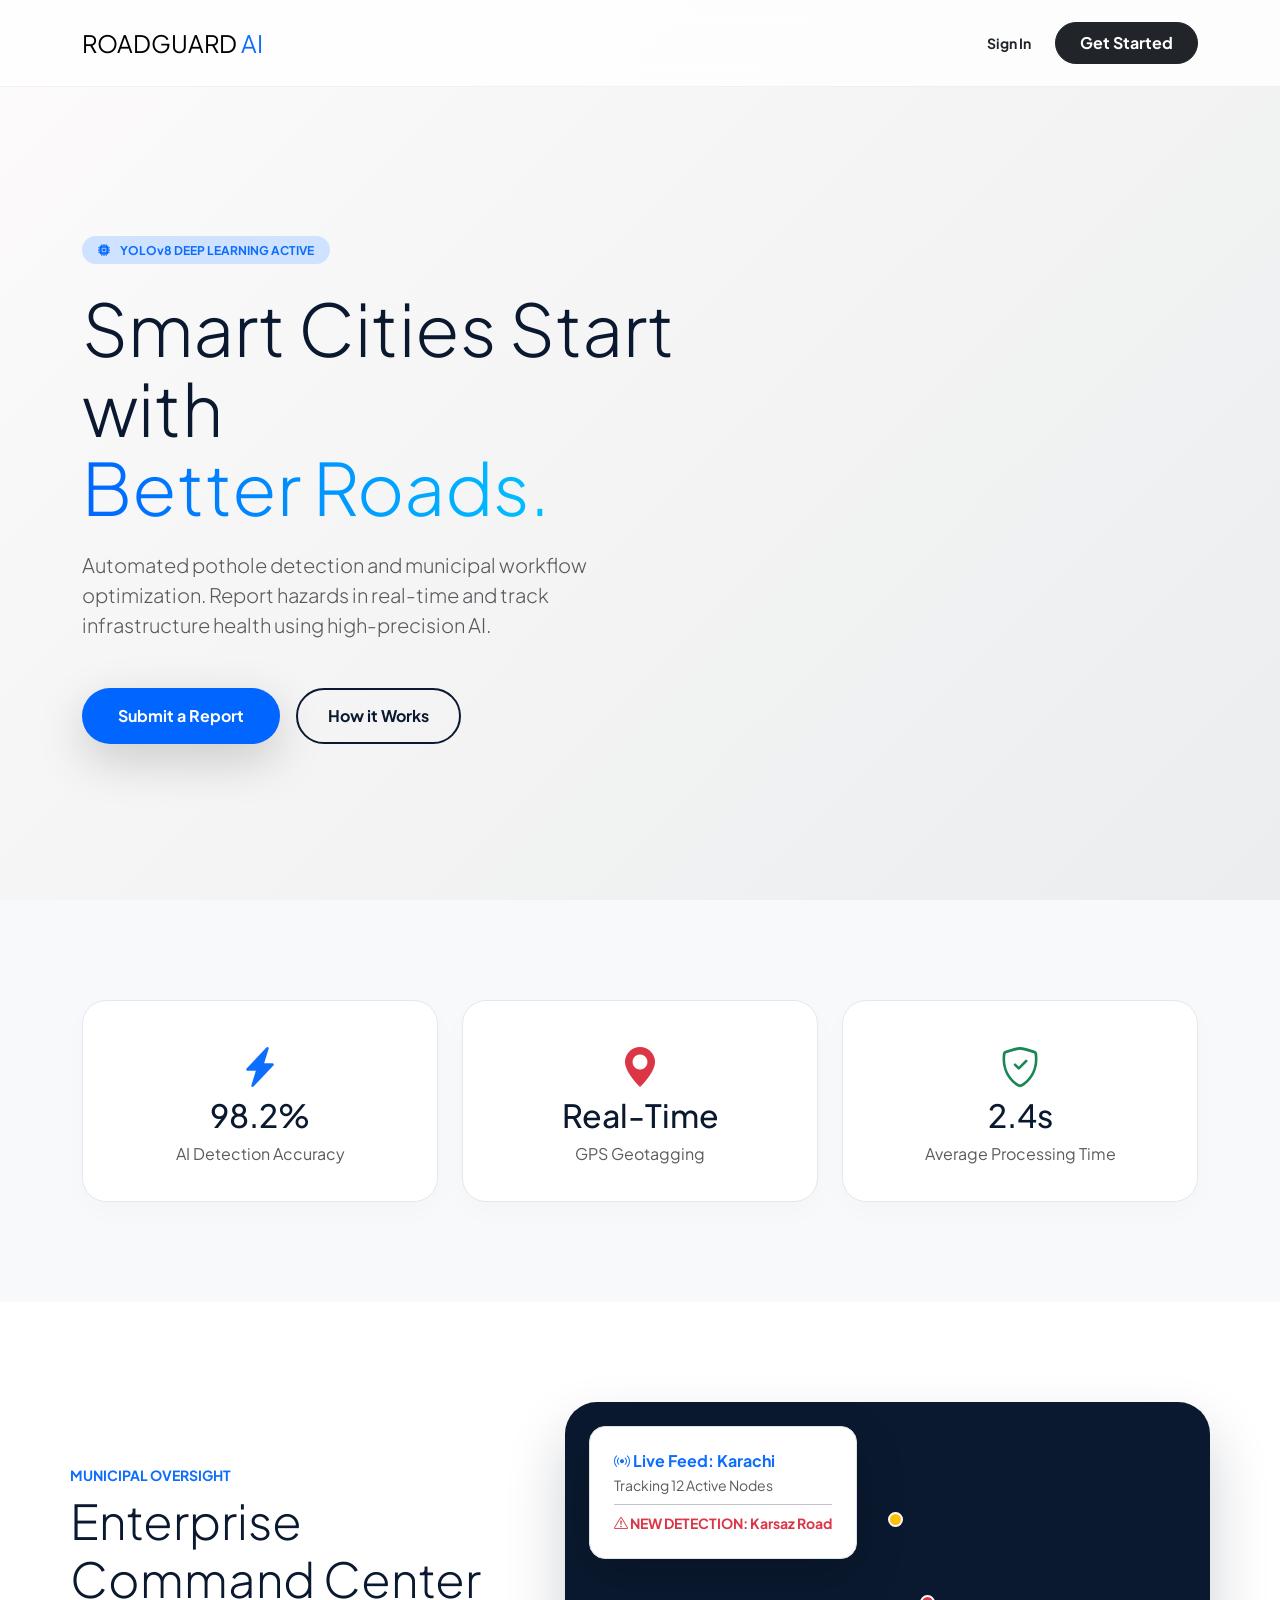
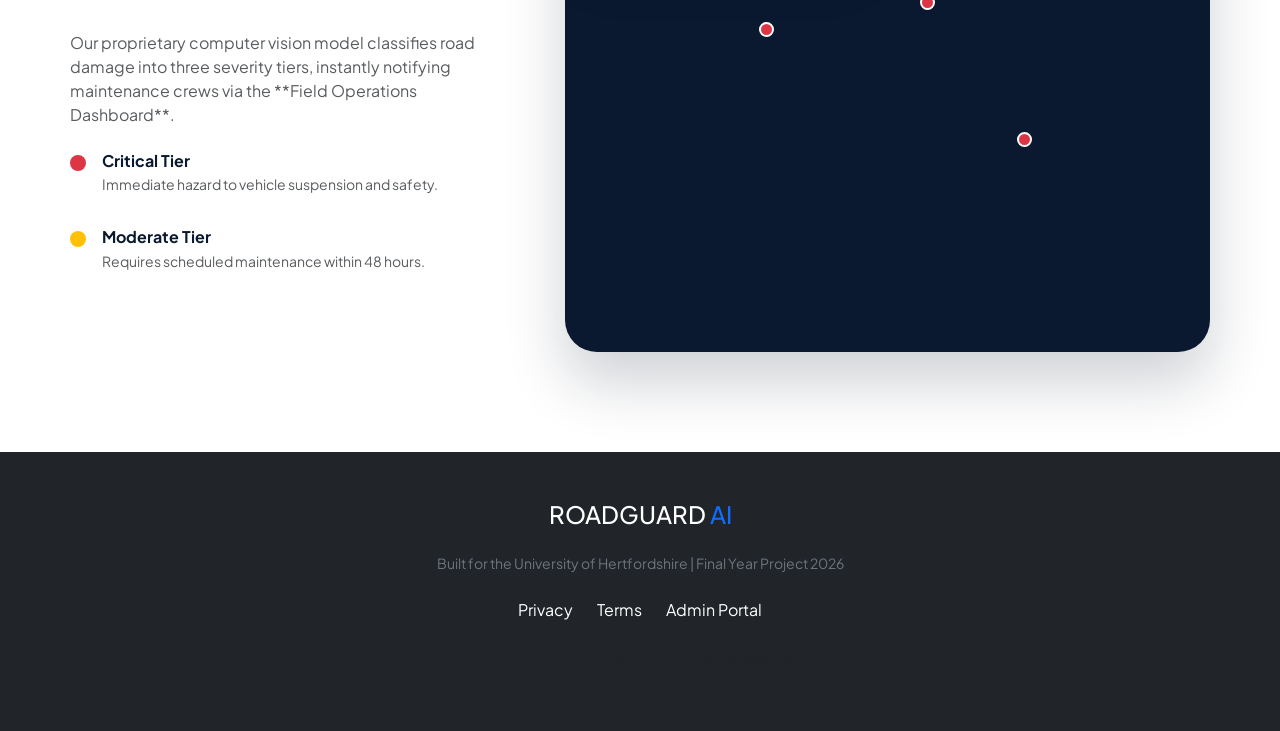
<file: index.html>
<!DOCTYPE html>
<html lang="en" style="scroll-behavior: smooth;">
<head>
    <meta charset="UTF-8">
    <meta name="viewport" content="width=device-width, initial-scale=1.0">
    <title>RoadGuard AI | Smart Pothole Detection & Analytics</title>
    <link href="https://cdn.jsdelivr.net/npm/bootstrap@5.3.0/dist/css/bootstrap.min.css" rel="stylesheet">
    <link href="https://fonts.googleapis.com/css2?family=Plus+Jakarta+Sans:wght@300;400;600;700;800&display=swap" rel="stylesheet">
    <link rel="stylesheet" href="https://cdn.jsdelivr.net/npm/bootstrap-icons@1.11.1/font/bootstrap-icons.css">

    <style>
        :root {
            --primary-blue: #0066FF;
            --dark-navy: #0A192F;
            --soft-bg: #F8FAFC;
            --danger-red: #EF4444;
            --warning-amber: #F59E0B;
        }

        body {
            font-family: 'Plus Jakarta Sans', sans-serif;
            color: var(--dark-navy);
            overflow-x: hidden;
            background-color: #fff;
        }

        /* --- MODERN NAVBAR --- */
        .navbar {
            backdrop-filter: blur(15px);
            background: rgba(255, 255, 255, 0.8);
            border-bottom: 1px solid rgba(0,0,0,0.05);
            padding: 20px 0;
            z-index: 1050;
        }

        /* --- HERO SECTION --- */
        .hero {
            position: relative;
            min-height: 100vh;
            display: flex;
            align-items: center;
            background: linear-gradient(135deg, #fdfbfb 0%, #ebedee 100%);
            padding-top: 80px;
        }

        .hero::before {
            content: "";
            position: absolute;
            top: 0; right: 0; width: 50%; height: 100%;
            background: url('https://images.unsplash.com/photo-1515162305285-0293e4767cc2?q=80&w=2071&auto=format&fit=crop') no-repeat center center/cover;
            clip-path: polygon(20% 0%, 100% 0%, 100% 100%, 0% 100%);
            opacity: 0.9;
        }

        .hero-content { position: relative; z-index: 2; max-width: 700px; }

        .text-gradient {
            background: linear-gradient(to right, #0066FF, #00C2FF);
            -webkit-background-clip: text;
            -webkit-text-fill-color: transparent;
        }

        /* --- STAT CARDS --- */
        .stat-card {
            background: white;
            padding: 35px;
            border-radius: 24px;
            border: 1px solid #E2E8F0;
            box-shadow: 0 10px 30px rgba(0,0,0,0.02);
            transition: 0.3s;
        }
        .stat-card:hover { transform: translateY(-10px); }

        /* --- LIVE MAP UI --- */
        .map-container {
            background: var(--dark-navy);
            border-radius: 32px;
            height: 550px;
            position: relative;
            overflow: hidden;
            box-shadow: 0 30px 60px rgba(10, 25, 47, 0.2);
        }

        .map-marker {
            width: 15px; height: 15px;
            border-radius: 50%;
            position: absolute;
            border: 2px solid white;
            animation: pulse-red 2s infinite;
        }

        @keyframes pulse-red {
            0% { box-shadow: 0 0 0 0 rgba(239, 68, 68, 0.7); }
            70% { box-shadow: 0 0 0 10px rgba(239, 68, 68, 0); }
            100% { box-shadow: 0 0 0 0 rgba(239, 68, 68, 0); }
        }

        /* --- BUTTONS --- */
        .btn-primary-ai {
            background: var(--primary-blue);
            color: white;
            padding: 16px 36px;
            border-radius: 100px;
            font-weight: 700;
            border: none;
            text-decoration: none;
            display: inline-block;
            transition: 0.3s;
        }
        .btn-primary-ai:hover { background: #0052cc; transform: scale(1.05); color: white; }

        .btn-outline-ai {
            border: 2px solid var(--dark-navy);
            color: var(--dark-navy);
            padding: 14px 30px;
            border-radius: 100px;
            font-weight: 700;
            text-decoration: none;
            transition: 0.3s;
        }
        .btn-outline-ai:hover { background: var(--dark-navy); color: white; }

        .section-padding { padding: 100px 0; }
    </style>
</head>
<body>

    <nav class="navbar navbar-expand-lg fixed-top px-4">
        <div class="container">
            <a class="navbar-brand fw-800 fs-4" href="/">ROADGUARD <span class="text-primary">AI</span></a>
            <div class="ms-auto d-flex align-items-center">
                <a href="/login" class="text-dark fw-bold me-4 text-decoration-none small">Sign In</a>
                <a href="/signup" class="btn btn-dark fw-bold px-4 py-2 rounded-pill small">Get Started</a>
            </div>
        </div>
    </nav>

    <header class="hero">
        <div class="container">
            <div class="hero-content">
                <span class="badge bg-primary-subtle text-primary px-3 py-2 rounded-pill fw-bold mb-4">
                    <i class="bi bi-cpu-fill me-2"></i> YOLOv8 DEEP LEARNING ACTIVE
                </span>
                <h1 class="display-2 fw-800 mb-4" style="line-height: 1.1;">Smart Cities Start with <br><span class="text-gradient">Better Roads.</span></h1>
                <p class="lead text-muted mb-5" style="max-width: 550px;">
                    Automated pothole detection and municipal workflow optimization. Report hazards in real-time and track infrastructure health using high-precision AI.
                </p>
                <div class="d-flex gap-3">
                    <a href="/signup" class="btn-primary-ai shadow-lg">Submit a Report</a>
                    <a href="#impact" class="btn-outline-ai">How it Works</a>
                </div>
            </div>
        </div>
    </header>

    <section id="impact" class="section-padding bg-light">
        <div class="container text-center">
            <div class="row g-4">
                <div class="col-md-4">
                    <div class="stat-card">
                        <i class="bi bi-lightning-charge-fill fs-1 text-primary mb-3"></i>
                        <h2 class="fw-800">98.2%</h2>
                        <p class="text-muted mb-0">AI Detection Accuracy</p>
                    </div>
                </div>
                <div class="col-md-4">
                    <div class="stat-card">
                        <i class="bi bi-geo-alt-fill fs-1 text-danger mb-3"></i>
                        <h2 class="fw-800">Real-Time</h2>
                        <p class="text-muted mb-0">GPS Geotagging</p>
                    </div>
                </div>
                <div class="col-md-4">
                    <div class="stat-card">
                        <i class="bi bi-shield-check fs-1 text-success mb-3"></i>
                        <h2 class="fw-800">2.4s</h2>
                        <p class="text-muted mb-0">Average Processing Time</p>
                    </div>
                </div>
            </div>
        </div>
    </section>

    <section class="section-padding container">
        <div class="row align-items-center g-5">
            <div class="col-lg-5">
                <h6 class="text-primary fw-bold text-uppercase small letter-spacing-1">Municipal Oversight</h6>
                <h2 class="fw-800 display-5 mb-4">Enterprise Command Center</h2>
                <p class="text-muted mb-4">Our proprietary computer vision model classifies road damage into three severity tiers, instantly notifying maintenance crews via the **Field Operations Dashboard**.</p>

                <div class="d-flex align-items-start mb-3">
                    <div class="bg-danger p-2 rounded-circle me-3 mt-1" style="width: 10px; height: 10px;"></div>
                    <div>
                        <h6 class="fw-bold mb-1">Critical Tier</h6>
                        <p class="small text-muted">Immediate hazard to vehicle suspension and safety.</p>
                    </div>
                </div>
                <div class="d-flex align-items-start">
                    <div class="bg-warning p-2 rounded-circle me-3 mt-1" style="width: 10px; height: 10px;"></div>
                    <div>
                        <h6 class="fw-bold mb-1">Moderate Tier</h6>
                        <p class="small text-muted">Requires scheduled maintenance within 48 hours.</p>
                    </div>
                </div>
            </div>

            <div class="col-lg-7">
                <div class="map-container">
                    <div class="p-4 m-4 bg-white rounded-4 shadow-lg border" style="position: absolute; top: 0; left: 0; max-width: 280px; z-index: 10;">
                        <h6 class="fw-bold text-primary mb-1"><i class="bi bi-broadcast"></i> Live Feed: Karachi</h6>
                        <p class="small text-muted mb-0">Tracking 12 Active Nodes</p>
                        <hr class="my-2">
                        <div class="small fw-bold text-danger animate-pulse"><i class="bi bi-exclamation-triangle"></i> NEW DETECTION: Karsaz Road</div>
                    </div>

                    <div class="map-marker bg-danger" style="top: 40%; left: 30%;"></div>
                    <div class="map-marker bg-danger" style="top: 60%; left: 70%;"></div>
                    <div class="map-marker bg-warning" style="top: 20%; left: 50%;"></div>
                    <div class="map-marker bg-danger" style="top: 35%; left: 55%;"></div>

                    <div style="width: 100%; height: 100%; background: url('https://images.unsplash.com/photo-1524661135-423995f22d0b?q=80&w=2074&auto=format&fit=crop'); background-size: cover; opacity: 0.4;"></div>
                </div>
            </div>
        </div>
    </section>

    <footer class="bg-dark text-white py-5">
        <div class="container text-center">
            <h4 class="fw-800 mb-4">ROADGUARD <span class="text-primary">AI</span></h4>
            <p class="text-secondary small mb-4">Built for the University of Hertfordshire | Final Year Project 2026</p>
            <div class="d-flex justify-content-center gap-4 mb-4">
                <a href="#" class="text-white text-decoration-none">Privacy</a>
                <a href="#" class="text-white text-decoration-none">Terms</a>
                <a href="/login" class="text-white text-decoration-none">Admin Portal</a>
            </div>
            <p class="text-muted small">© 2026 RoadGuard Detection. All Rights Reserved.</p>
        </div>
    </footer>

    <script src="https://cdn.jsdelivr.net/npm/bootstrap@5.3.0/dist/js/bootstrap.bundle.min.js"></script>
</body>
</html>
</file>
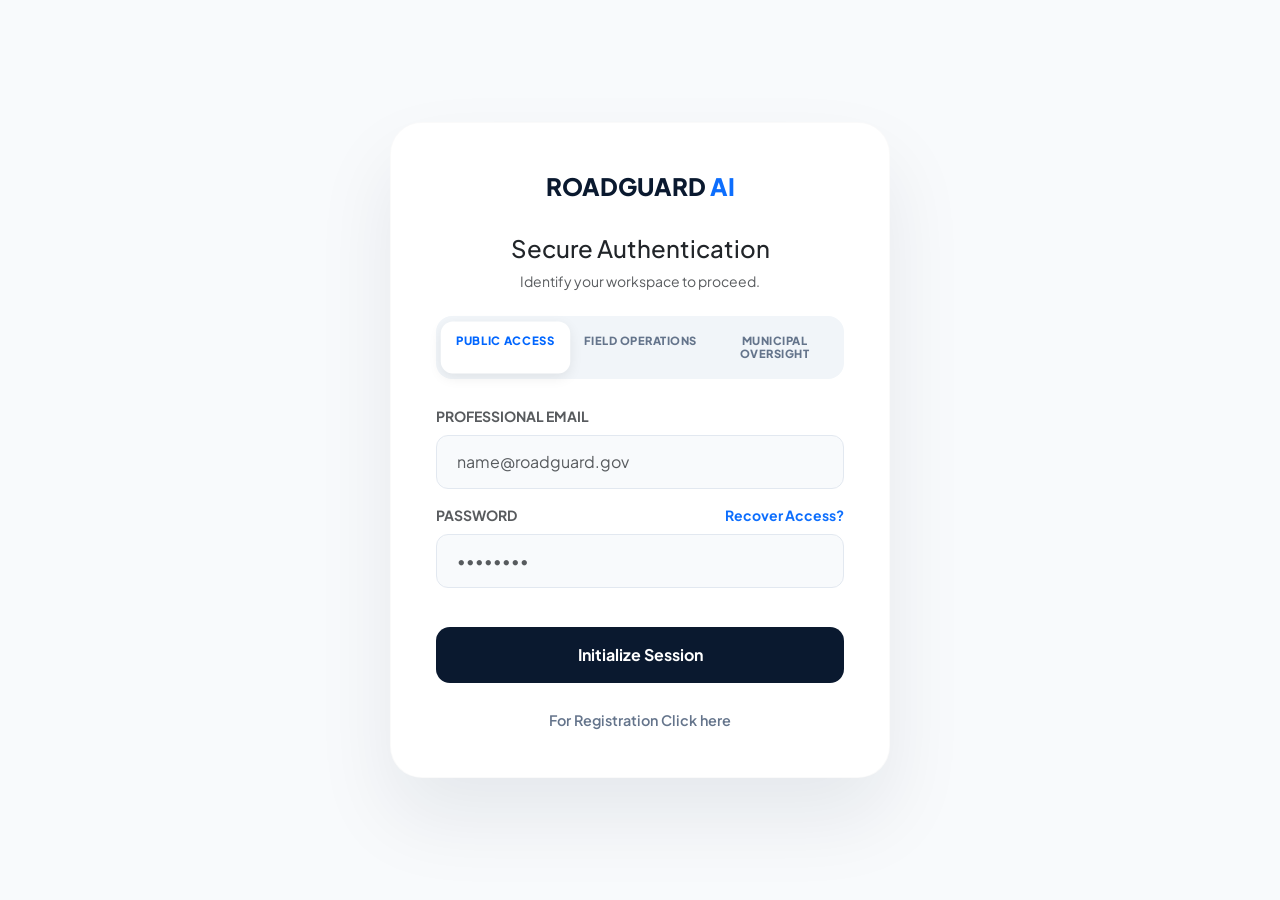
<file: login.html>
<!DOCTYPE html>
<html lang="en">
<head>
    <meta charset="UTF-8">
    <meta name="viewport" content="width=device-width, initial-scale=1.0">
    <title>Login | RoadGuard AI Portal</title>
    <link href="https://cdn.jsdelivr.net/npm/bootstrap@5.3.0/dist/css/bootstrap.min.css" rel="stylesheet">
    <link href="https://fonts.googleapis.com/css2?family=Plus+Jakarta+Sans:wght@400;600;700;800&display=swap" rel="stylesheet">
    <style>
        :root {
            --primary-blue: #0066FF;
            --dark-navy: #0A192F;
        }

        body {
            font-family: 'Plus Jakarta Sans', sans-serif;
            background-color: #F8FAFC;
            height: 100vh;
            display: flex;
            align-items: center;
            justify-content: center;
            margin: 0;
        }

        .login-card {
            background: white;
            padding: 45px;
            border-radius: 32px;
            box-shadow: 0 40px 80px rgba(10, 25, 47, 0.08);
            width: 100%;
            max-width: 500px;
            border: 1px solid rgba(0,0,0,0.02);
        }

        .brand-logo {
            font-weight: 800;
            font-size: 1.5rem;
            color: var(--dark-navy);
            text-decoration: none;
            display: block;
            margin-bottom: 30px;
            text-align: center;
        }

        /* Role Switcher Styling */
        .role-selector {
            display: flex;
            gap: 8px;
            margin-bottom: 25px;
            background: #F1F5F9;
            padding: 6px;
            border-radius: 16px;
        }

        .role-option {
            flex: 1;
            text-align: center;
            padding: 12px 5px;
            font-size: 0.7rem;
            font-weight: 800;
            cursor: pointer;
            border-radius: 12px;
            transition: all 0.3s cubic-bezier(0.4, 0, 0.2, 1);
            color: #64748B;
            text-transform: uppercase;
            letter-spacing: 0.5px;
            line-height: 1.2;
        }

        .role-option.active {
            background: white;
            color: var(--primary-blue);
            box-shadow: 0 4px 12px rgba(0, 0, 0, 0.08);
            transform: scale(1.02);
        }

        .form-control {
            padding: 14px 20px;
            border-radius: 12px;
            border: 1px solid #E2E8F0;
            background-color: #F8FAFC;
            transition: 0.2s;
        }

        .form-control:focus {
            box-shadow: 0 0 0 4px rgba(0, 102, 255, 0.1);
            border-color: var(--primary-blue);
        }

        .btn-login {
            background-color: var(--dark-navy);
            color: white;
            padding: 16px;
            border-radius: 14px;
            font-weight: 700;
            width: 100%;
            border: none;
            transition: 0.3s;
            margin-top: 15px;
        }

        .btn-login:hover {
            background-color: var(--primary-blue);
            transform: translateY(-2px);
            box-shadow: 0 12px 24px rgba(0, 102, 255, 0.2);
        }

        .back-link { text-align: center; margin-top: 25px; }
        .back-link a { color: #64748B; text-decoration: none; font-size: 0.9rem; font-weight: 600; }
    </style>
</head>
<body>

    <div class="login-card">
        <a href="index.html" class="brand-logo">ROADGUARD <span class="text-primary">AI</span></a>

        <h4 class="fw-800 mb-2 text-center">Secure Authentication</h4>
        <p class="text-muted small mb-4 text-center">Identify your workspace to proceed.</p>

        <div class="role-selector">
            <div class="role-option active" onclick="setRole(this, 'user')">
                Public Access
            </div>
            <div class="role-option" onclick="setRole(this, 'maintenance')">
                Field Operations
            </div>
            <div class="role-option" onclick="setRole(this, 'admin')">
                Municipal Oversight
            </div>
        </div>

        <form action="/login" method="POST">
            <input type="hidden" name="role" id="selectedRoleInput" value="user">

            <div class="mb-3">
                <label class="form-label small fw-bold text-uppercase opacity-75">Professional Email</label>
                <input type="email" name="email" class="form-control" placeholder="name@roadguard.gov" required>
            </div>

            <div class="mb-4">
                <div class="d-flex justify-content-between">
                    <label class="form-label small fw-bold text-uppercase opacity-75">Password</label>
                    <a href="#" class="small text-primary text-decoration-none fw-bold">Recover Access?</a>
                </div>
                <input type="password" name="password" class="form-control" placeholder="••••••••" required>
            </div>

            <button type="submit" class="btn-login">Initialize Session</button>
        </form>

        <div class="back-link">
            <a href="Sign up "> For Registration Click here</a>
        </div>
    </div>

    <script>
        function setRole(element, roleSlug) {
            // UI Toggle logic
            document.querySelectorAll('.role-option').forEach(opt => opt.classList.remove('active'));
            element.classList.add('active');

            // Set value for Flask request.form['role']
            document.getElementById('selectedRoleInput').value = roleSlug;
        }
    </script>
</body>
</html>
</file>
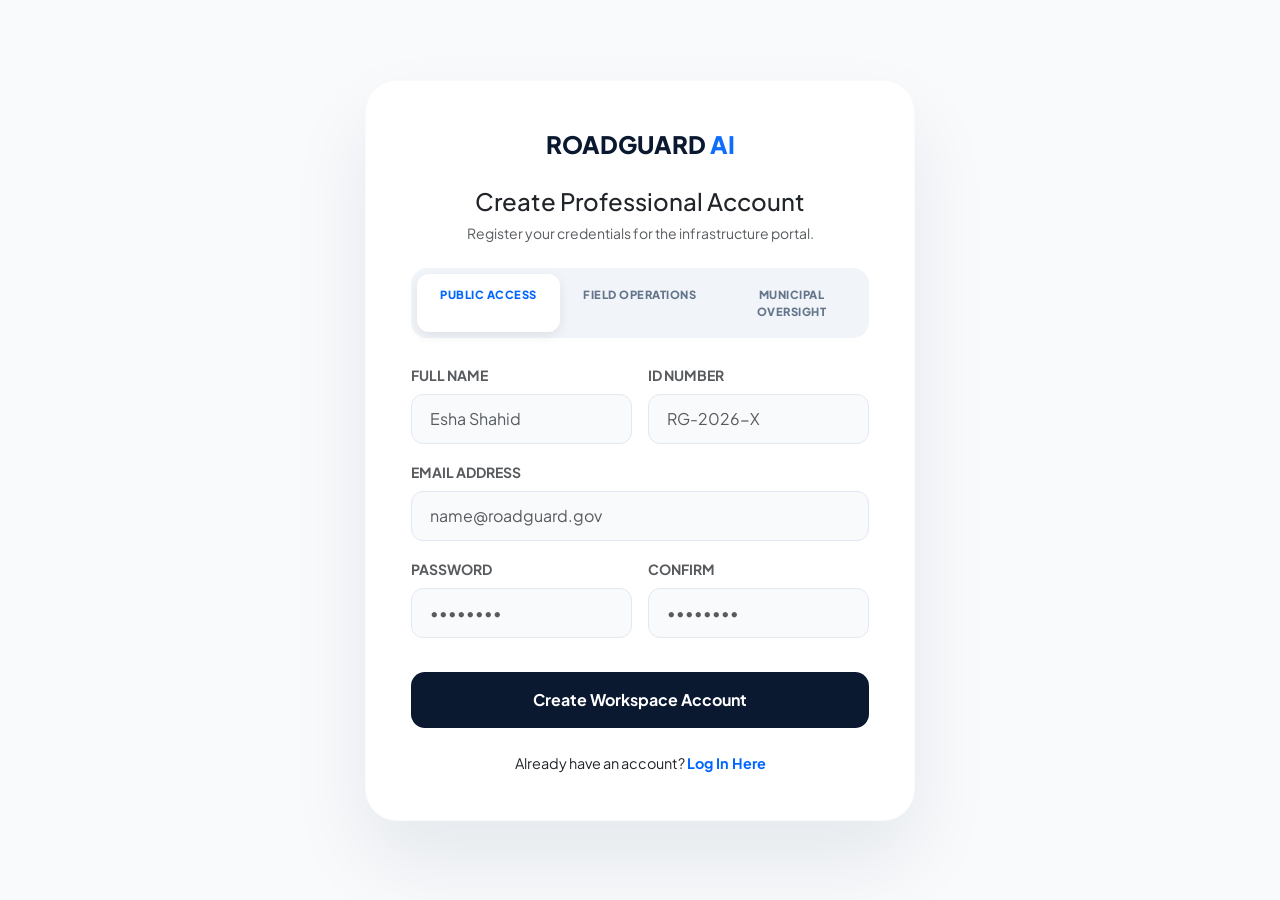
<file: signup.html>
<!DOCTYPE html>
<html lang="en">
<head>
    <meta charset="UTF-8">
    <meta name="viewport" content="width=device-width, initial-scale=1.0">
    <title>Register | RoadGuard AI</title>
    <link href="https://cdn.jsdelivr.net/npm/bootstrap@5.3.0/dist/css/bootstrap.min.css" rel="stylesheet">
    <link href="https://fonts.googleapis.com/css2?family=Plus+Jakarta+Sans:wght@400;600;700;800&display=swap" rel="stylesheet">
    <style>
        :root {
            --primary-blue: #0066FF;
            --dark-navy: #0A192F;
        }

        body {
            font-family: 'Plus Jakarta Sans', sans-serif;
            background-color: #F8FAFC;
            min-height: 100vh;
            display: flex;
            align-items: center;
            justify-content: center;
            padding: 40px 0;
        }

        .signup-card {
            background: white;
            padding: 45px;
            border-radius: 32px;
            box-shadow: 0 40px 80px rgba(10, 25, 47, 0.08);
            width: 100%;
            max-width: 550px;
            border: 1px solid rgba(0,0,0,0.02);
        }

        .brand-logo {
            font-weight: 800;
            font-size: 1.5rem;
            color: var(--dark-navy);
            text-decoration: none;
            display: block;
            margin-bottom: 25px;
            text-align: center;
        }

        .role-selector {
            display: flex;
            gap: 8px;
            margin-bottom: 25px;
            background: #F1F5F9;
            padding: 6px;
            border-radius: 16px;
        }

        .role-option {
            flex: 1;
            text-align: center;
            padding: 12px 5px;
            font-size: 0.7rem;
            font-weight: 800;
            cursor: pointer;
            border-radius: 12px;
            transition: all 0.3s ease;
            color: #64748B;
            text-transform: uppercase;
            letter-spacing: 0.5px;
        }

        .role-option.active {
            background: white;
            color: var(--primary-blue);
            box-shadow: 0 4px 12px rgba(0, 0, 0, 0.08);
        }

        .form-control {
            padding: 12px 18px;
            border-radius: 12px;
            border: 1px solid #E2E8F0;
            background-color: #F8FAFC;
        }

        .btn-signup {
            background-color: var(--dark-navy);
            color: white;
            padding: 16px;
            border-radius: 14px;
            font-weight: 700;
            width: 100%;
            border: none;
            transition: 0.3s;
            margin-top: 10px;
        }

        .btn-signup:hover {
            background-color: var(--primary-blue);
            transform: translateY(-2px);
            box-shadow: 0 12px 24px rgba(0, 102, 255, 0.2);
        }

        .login-link { text-align: center; margin-top: 25px; font-size: 0.9rem; }
        .login-link a { color: var(--primary-blue); text-decoration: none; font-weight: 700; }
    </style>
</head>
<body>

    <div class="signup-card">
        <a href="/" class="brand-logo">ROADGUARD <span class="text-primary">AI</span></a>

        <h4 class="fw-800 mb-2 text-center">Create Professional Account</h4>
        <p class="text-muted small mb-4 text-center">Register your credentials for the infrastructure portal.</p>

        <div class="role-selector">
            <div class="role-option active" onclick="setRole(this, 'user')">Public Access</div>
            <div class="role-option" onclick="setRole(this, 'maintenance')">Field Operations</div>
            <div class="role-option" onclick="setRole(this, 'admin')">Municipal Oversight</div>
        </div>

        <form action="/signup" method="POST">
            <input type="hidden" name="role" id="selectedRoleInput" value="user">

            <div class="row g-3">
                <div class="col-md-6 mb-3">
                    <label class="form-label small fw-bold text-uppercase opacity-75">Full Name</label>
                    <input type="text" name="fullname" class="form-control" placeholder="Esha Shahid" required>
                </div>
                <div class="col-md-6 mb-3">
                    <label class="form-label small fw-bold text-uppercase opacity-75" id="idLabel">ID Number</label>
                    <input type="text" name="employee_id" class="form-control" placeholder="RG-2026-X" required>
                </div>
            </div>

            <div class="mb-3">
                <label class="form-label small fw-bold text-uppercase opacity-75">Email Address</label>
                <input type="email" name="email" class="form-control" placeholder="name@roadguard.gov" required>
            </div>

            <div class="row g-3 mb-4">
                <div class="col-md-6">
                    <label class="form-label small fw-bold text-uppercase opacity-75">Password</label>
                    <input type="password" name="password" class="form-control" placeholder="••••••••" required>
                </div>
                <div class="col-md-6">
                    <label class="form-label small fw-bold text-uppercase opacity-75">Confirm</label>
                    <input type="password" name="confirm_password" class="form-control" placeholder="••••••••" required>
                </div>
            </div>

            <button type="submit" class="btn-signup">Create Workspace Account</button>
        </form>

        <div class="login-link">
            Already have an account? <a href="/login">Log In Here</a>
        </div>
    </div>

    <script>
        function setRole(element, roleSlug) {
            document.querySelectorAll('.role-option').forEach(opt => opt.classList.remove('active'));
            element.classList.add('active');
            document.getElementById('selectedRoleInput').value = roleSlug;

            // Change the ID label based on role for better UX
            const idLabel = document.getElementById('idLabel');
            if(roleSlug === 'user') idLabel.innerText = "Phone Number";
            else if(roleSlug === 'maintenance') idLabel.innerText = "Technician ID";
            else idLabel.innerText = "Government ID";
        }
    </script>
</body>
</html>
</file>
